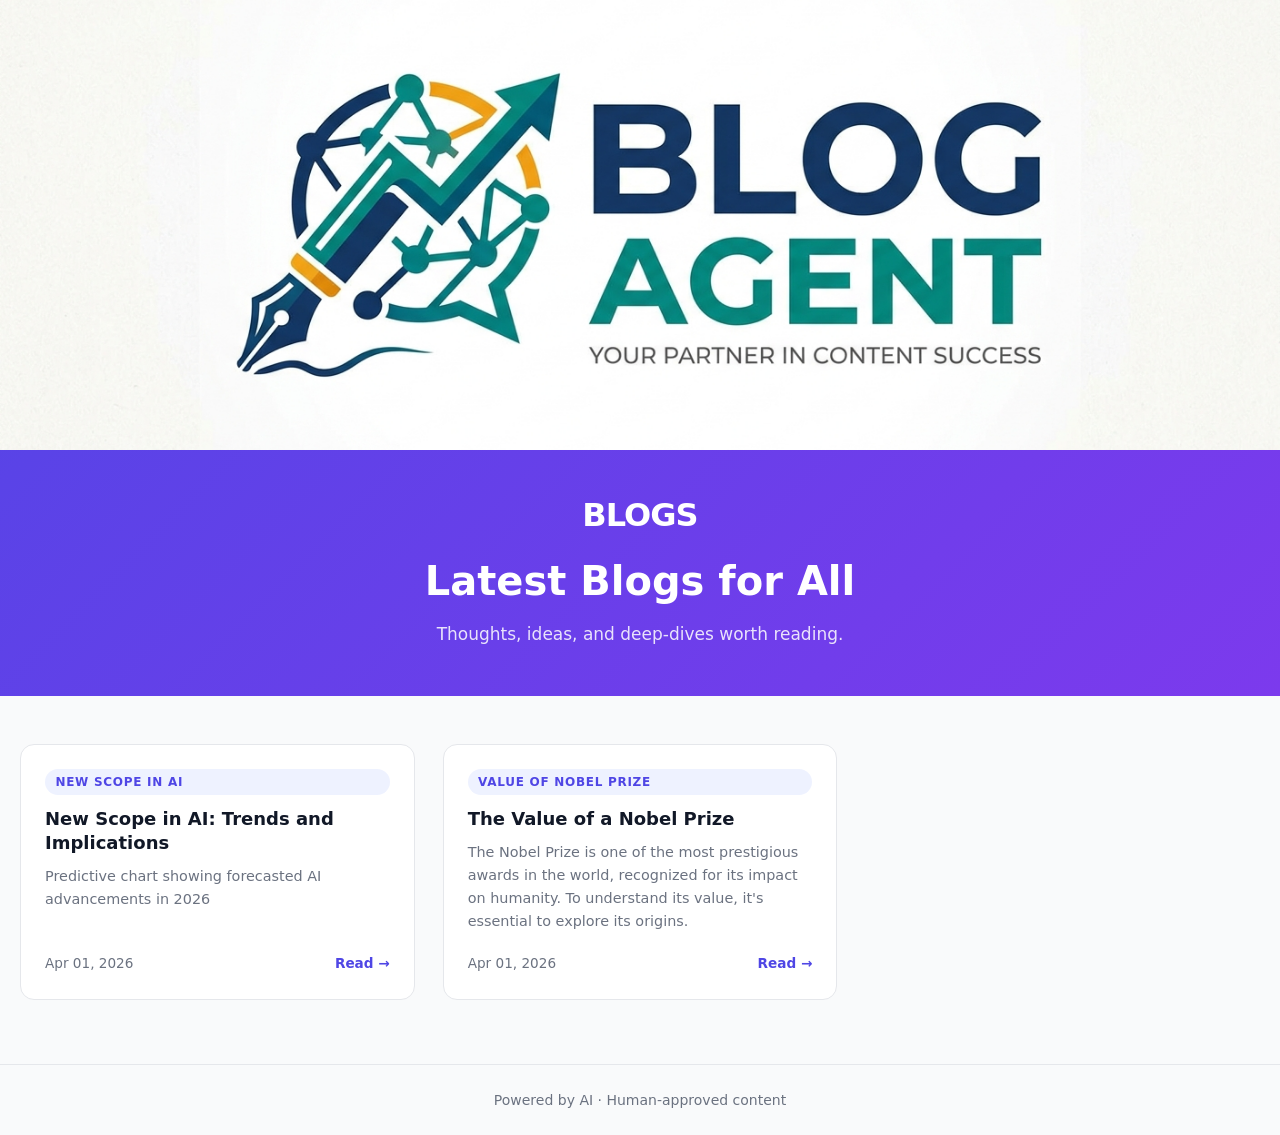
<file: index.html>
<!DOCTYPE html>
<html lang="en">
<head>
  <meta charset="UTF-8">
  <meta name="viewport" content="width=device-width, initial-scale=1.0">
  <title>Blog</title>
  <link rel="stylesheet" href="style.css">
</head>
<body>

  <header class="site-header">

    <!-- Logo Image - full width, half screen height -->
    <div class="logo-container">
      <img src="images/BlogLogo.png"
           alt="Blog Logo"
           class="logo-image">
    </div>

    <div class="header-inner">
      <div class="logo">BLOGS</div>
      <h1 class="main-heading"><strong>Latest Blogs for All</strong></h1>
      <p class="tagline">Thoughts, ideas, and deep-dives worth reading.</p>
    </div>
  </header>

  <main class="main-content">
    <div class="blog-grid" id="blogGrid">
      <!-- BLOG_ENTRIES_START -->
      <article class="blog-card" data-date="2026-04-01T10:28:11">
        <div class="card-body">
          <span class="tag">New Scope in AI</span>
          <h2 class="card-title">
            <a href="contents/html/New_Scope_in_AI-_Trends_and_Implications.html">New Scope in AI: Trends and Implications</a>
          </h2>
          <p class="card-excerpt">Predictive chart showing forecasted AI advancements in 2026</p>
          <div class="card-footer">
            <time datetime="2026-04-01T10:28:11">Apr 01, 2026</time>
            <a class="read-btn" href="contents/html/New_Scope_in_AI-_Trends_and_Implications.html">Read →</a>
          </div>
        </div>
      </article>
      <article class="blog-card" data-date="2026-04-01T10:10:51">
        <div class="card-body">
          <span class="tag">Value of Nobel Prize</span>
          <h2 class="card-title">
            <a href="contents/html/The_Value_of_a_Nobel_Prize.html">The Value of a Nobel Prize</a>
          </h2>
          <p class="card-excerpt">The Nobel Prize is one of the most prestigious awards in the world, recognized for its impact on humanity. To understand its value, it's essential to explore its origins.</p>
          <div class="card-footer">
            <time datetime="2026-04-01T10:10:51">Apr 01, 2026</time>
            <a class="read-btn" href="contents/html/The_Value_of_a_Nobel_Prize.html">Read →</a>
          </div>
        </div>
      </article>
      <!-- BLOG_ENTRIES_END -->
    </div>
  </main>

  <footer class="page-footer">
    <p>Powered by AI · Human-approved content</p>
  </footer>

  <script src="script.js"></script>
</body>
</html>
</file>
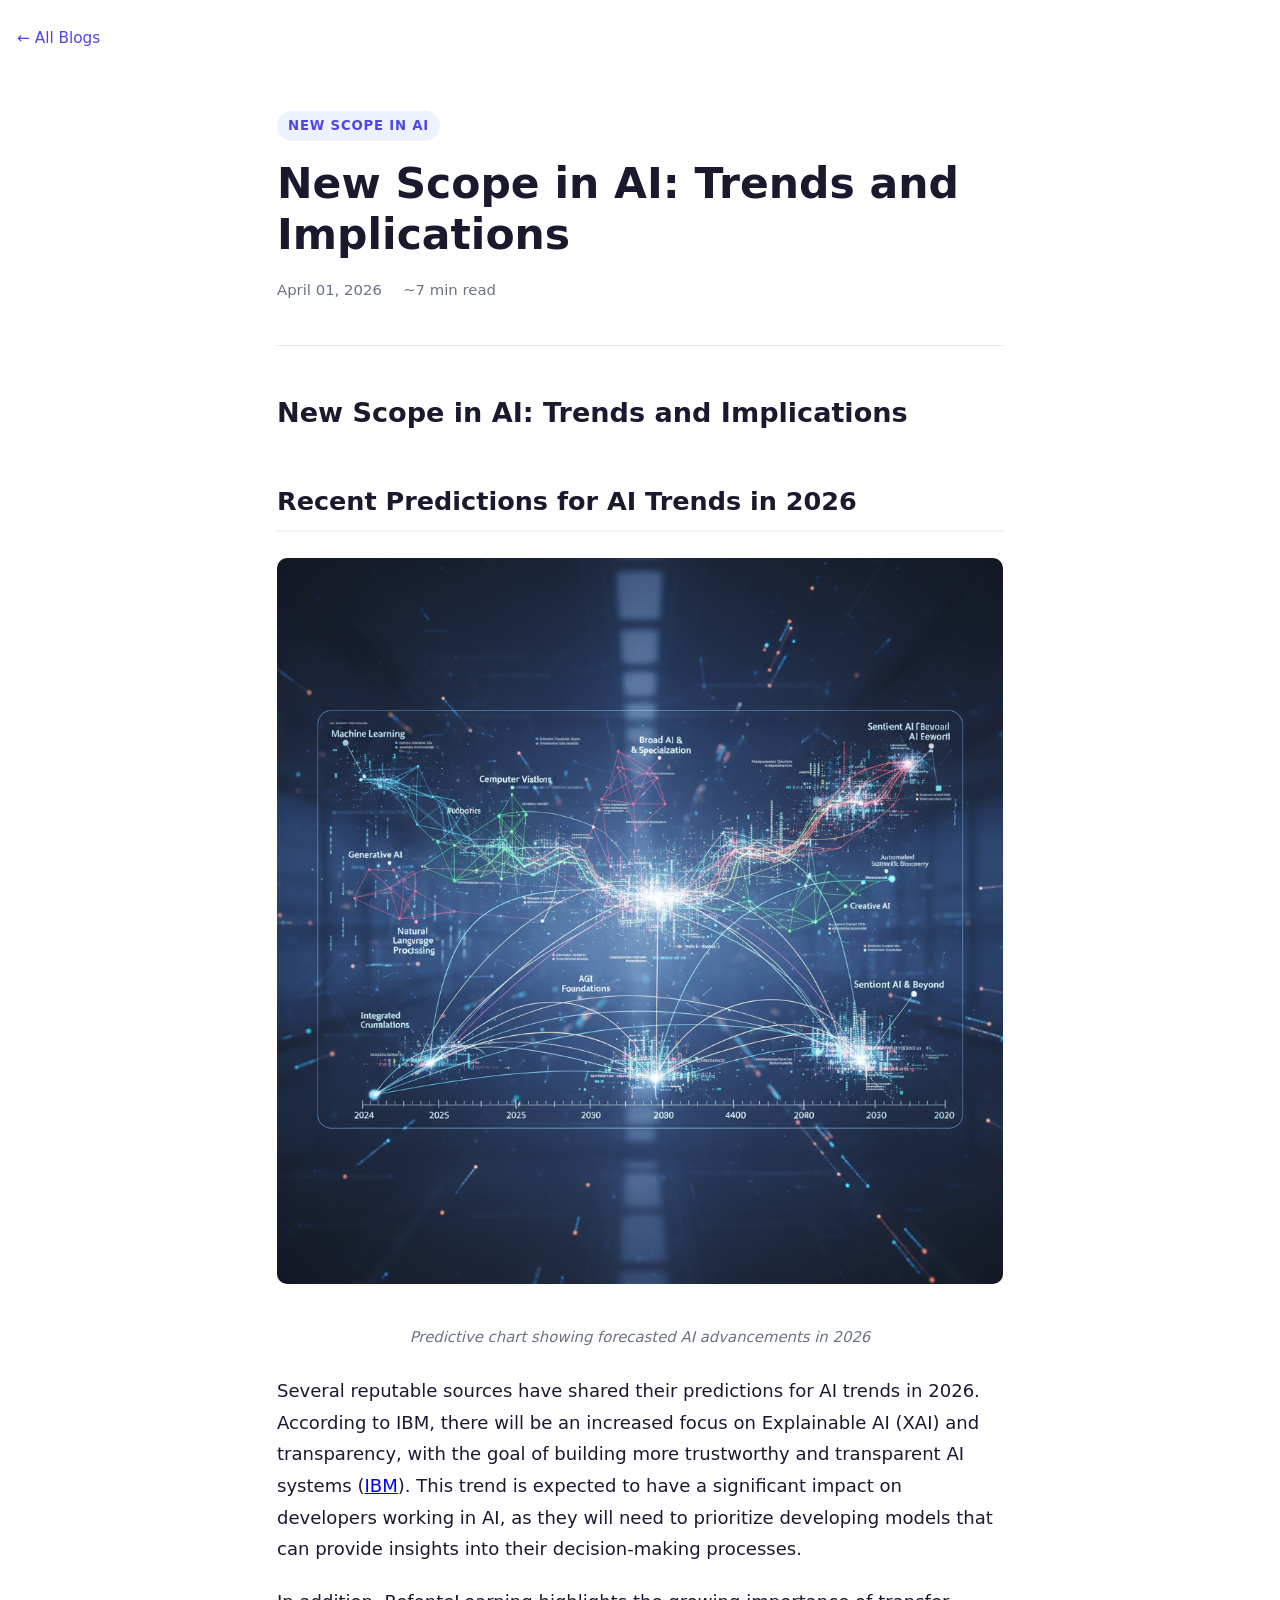
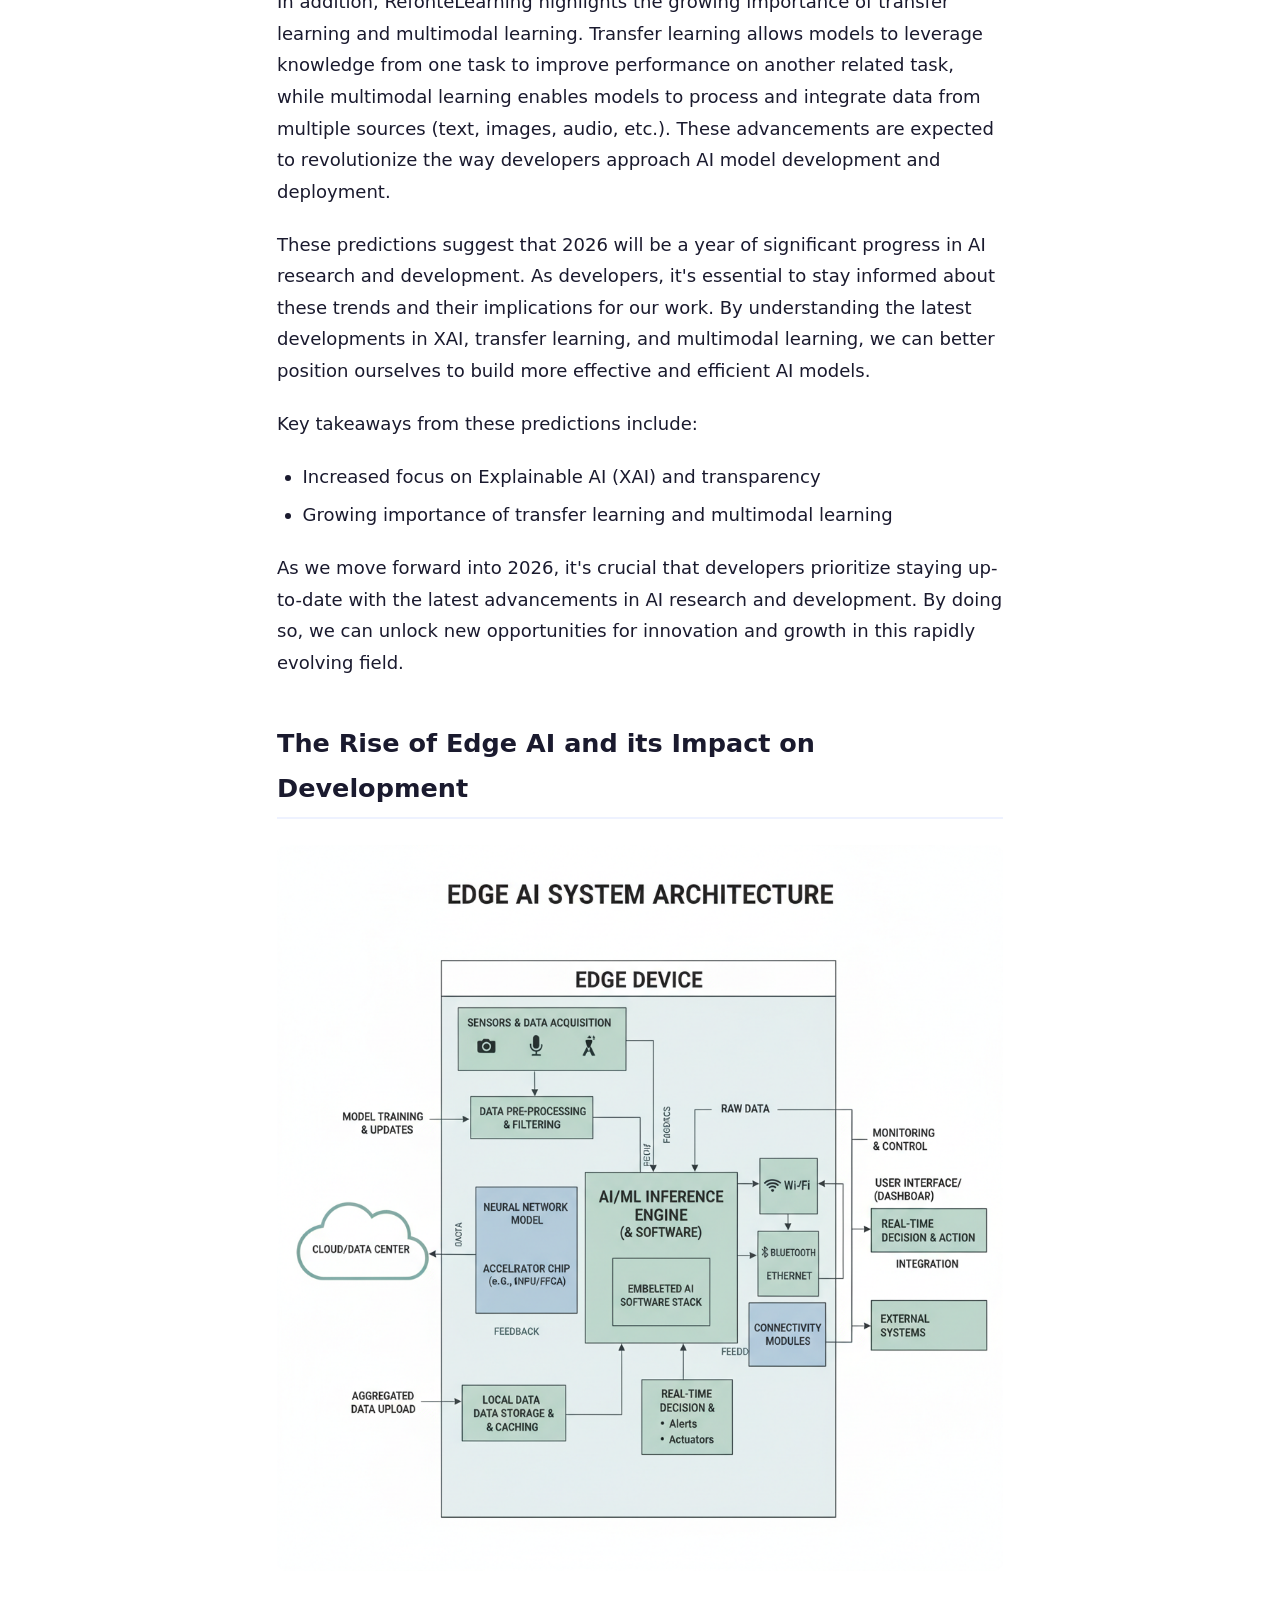
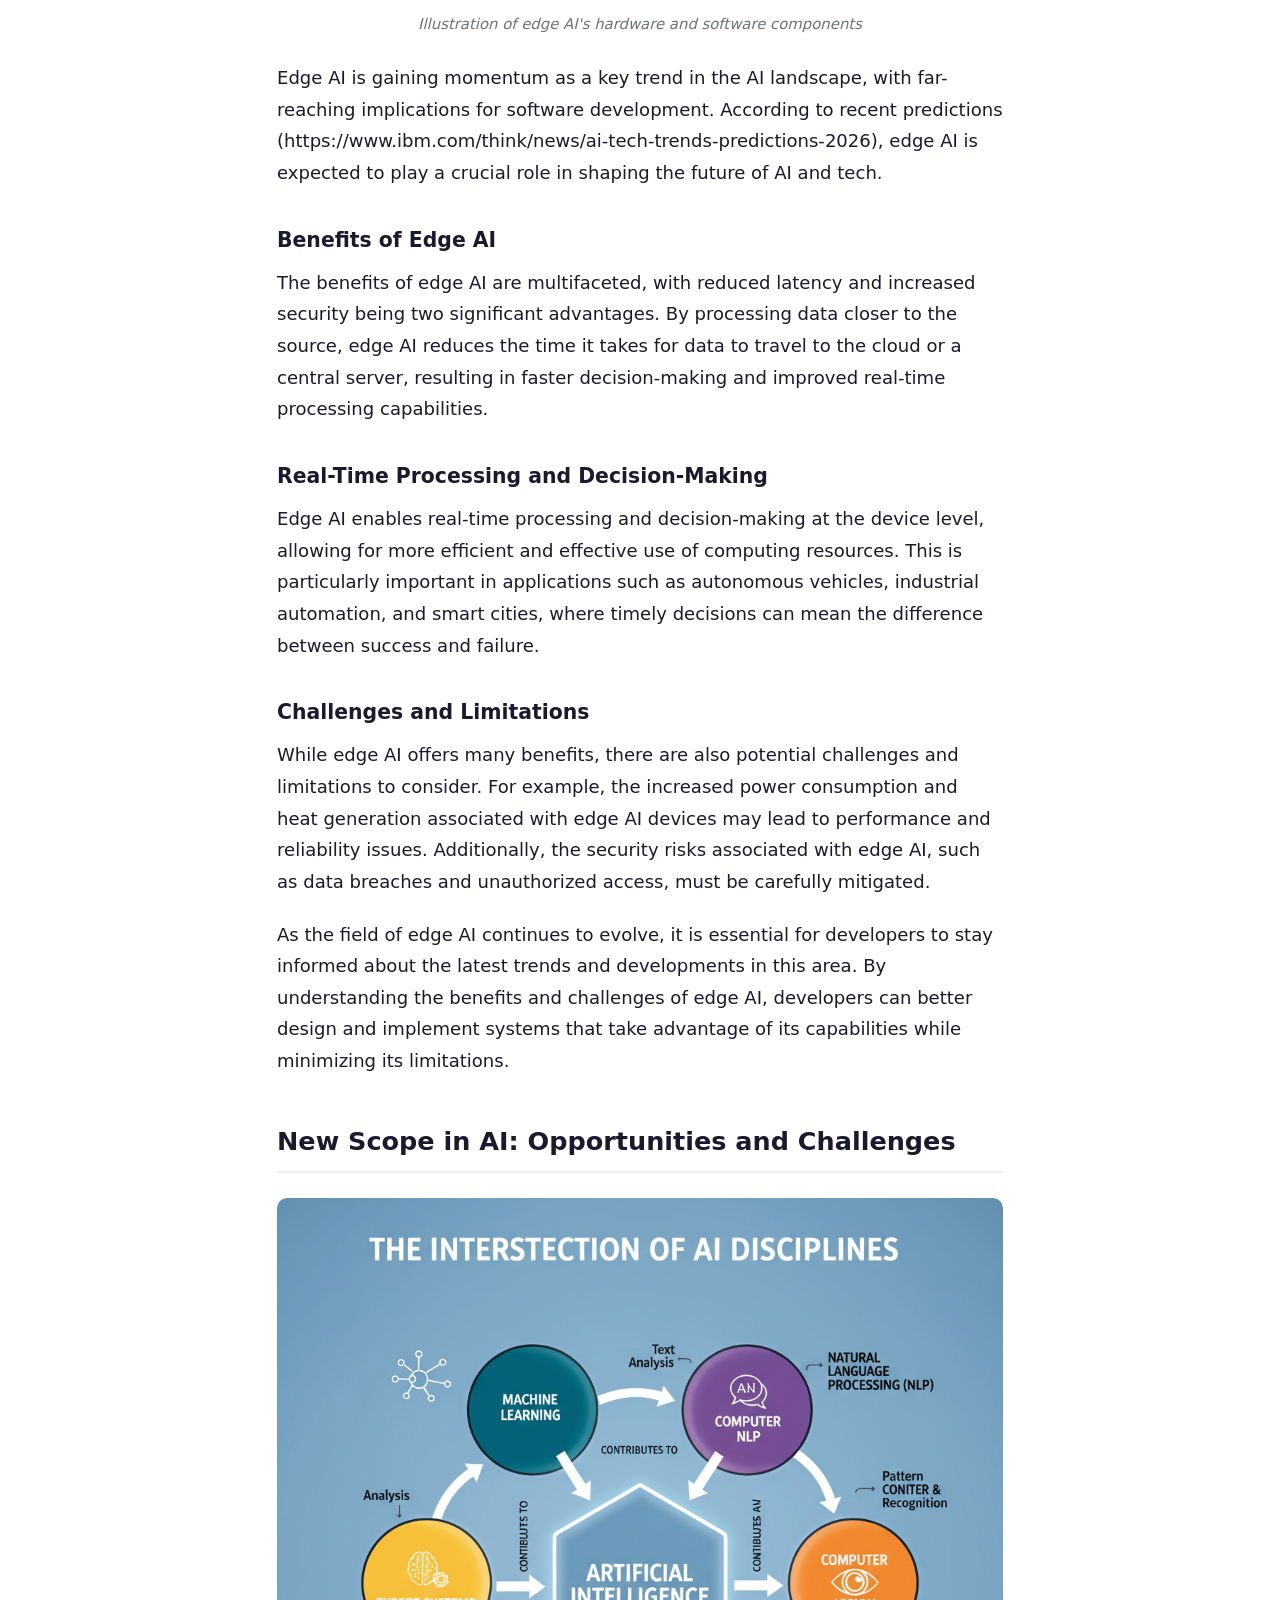
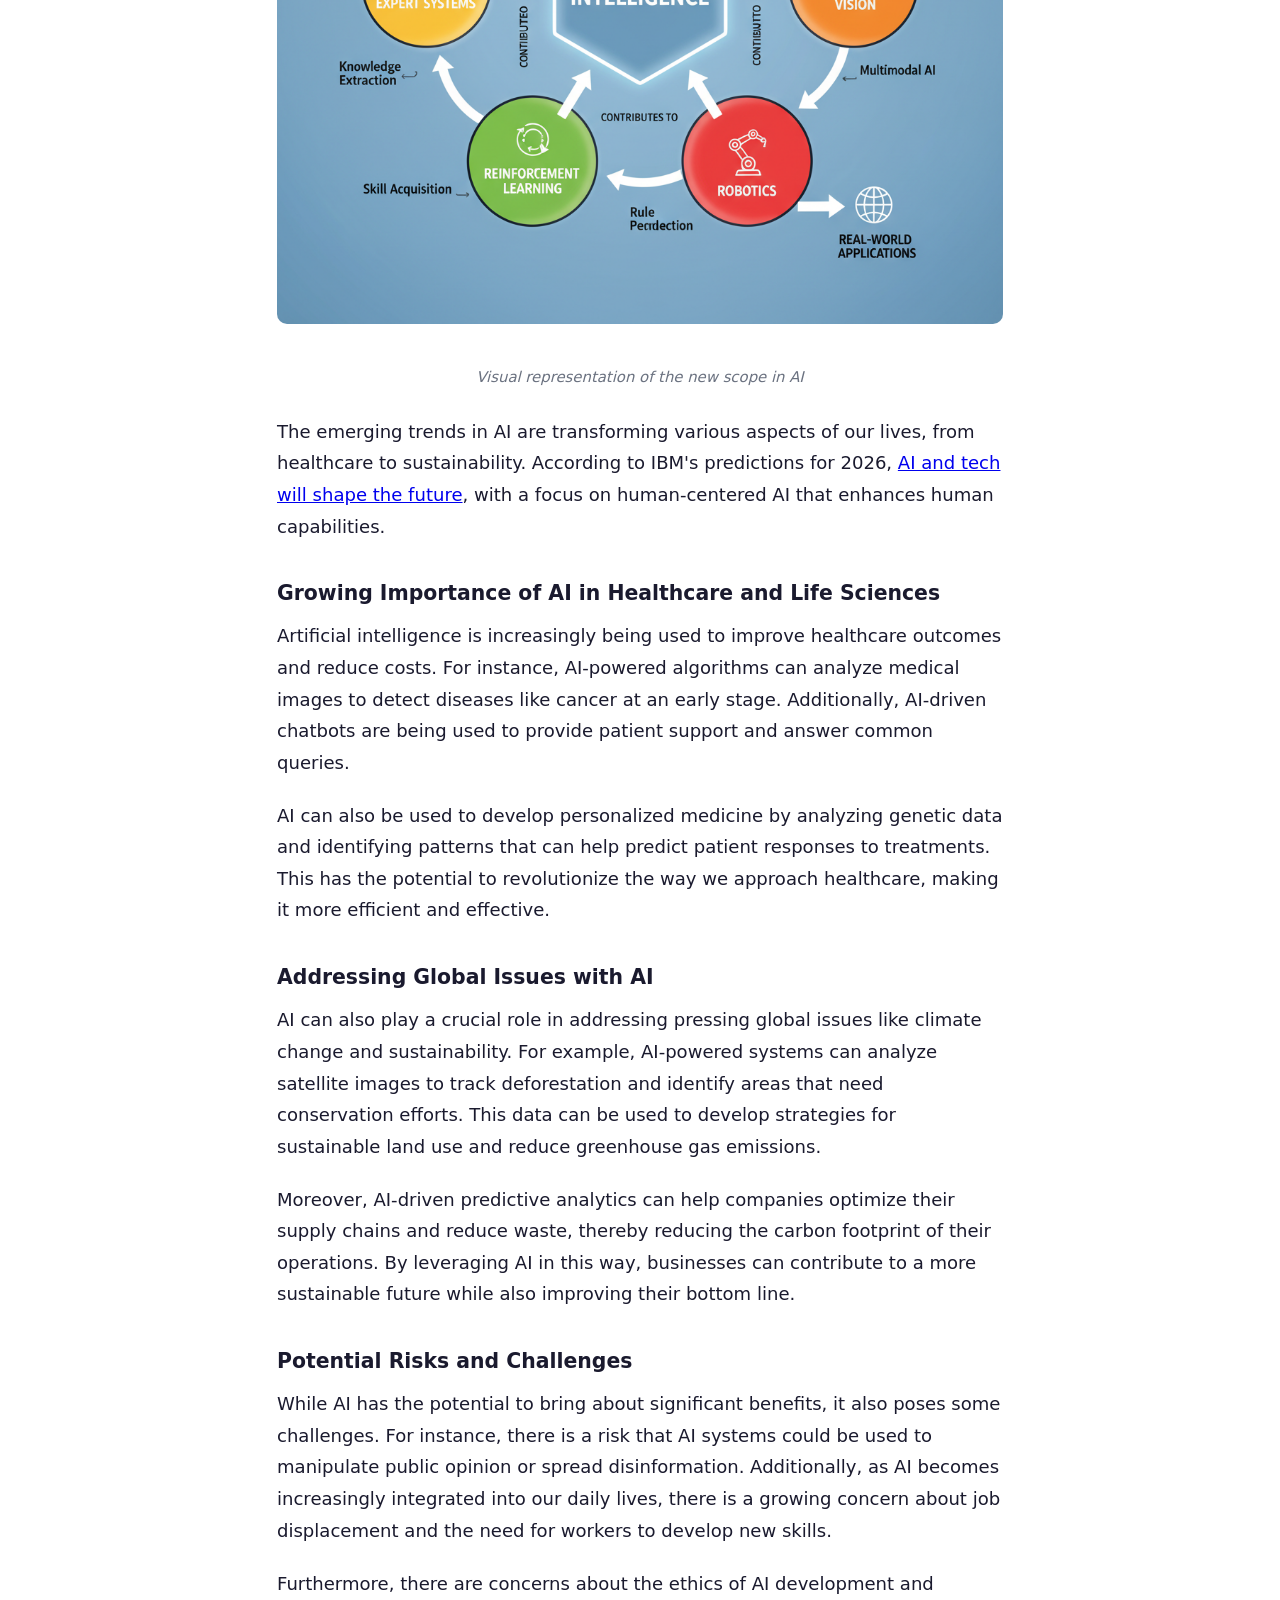
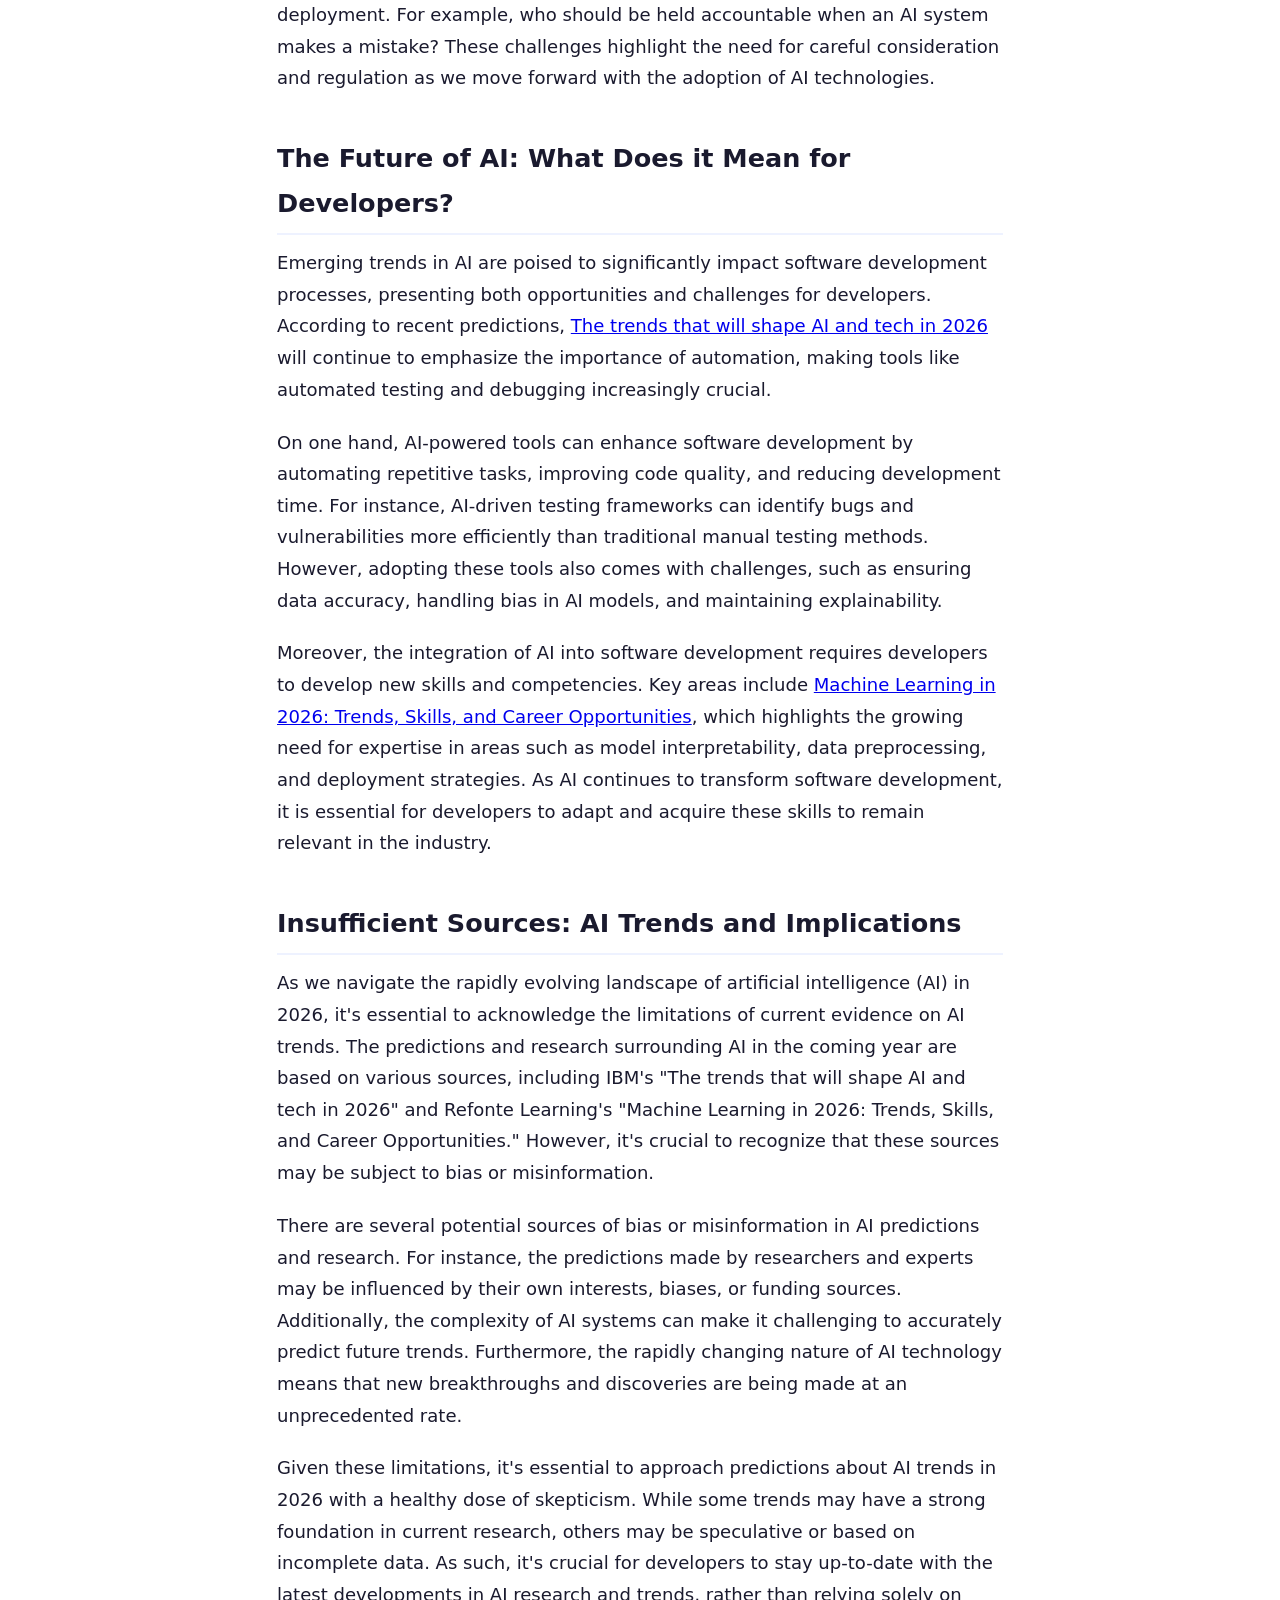
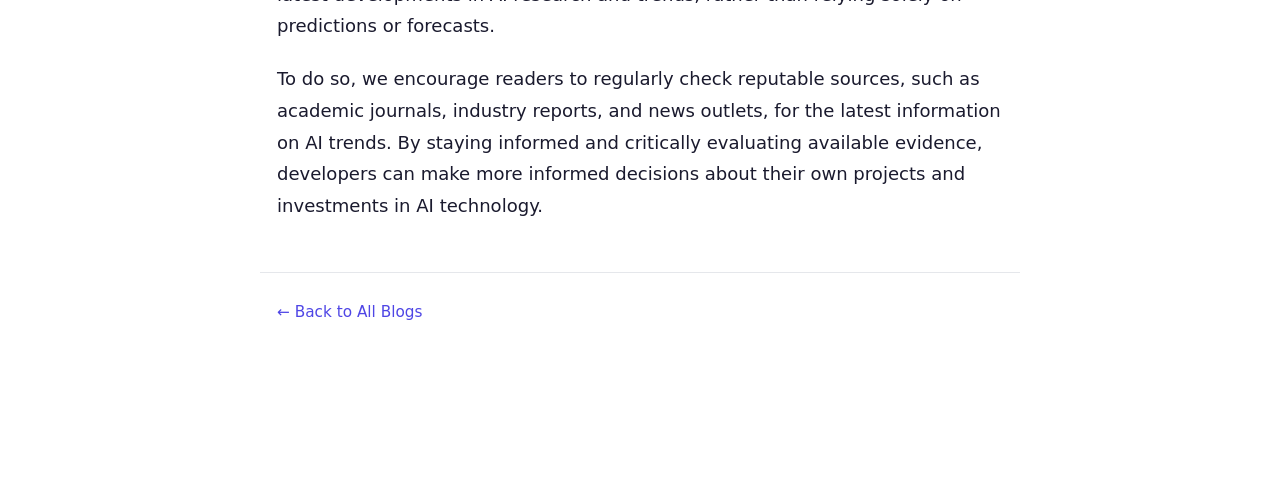
<file: contents/html/New_Scope_in_AI-_Trends_and_Implications.html>
<!DOCTYPE html>
<html lang="en">
<head>
  <meta charset="UTF-8">
  <meta name="viewport" content="width=device-width, initial-scale=1.0">
  <meta name="description" content="Predictive chart showing forecasted AI advancements in 2026">
  <title>New Scope in AI: Trends and Implications</title>
  <link rel="stylesheet" href="../css/New_Scope_in_AI-_Trends_and_Implications.css">
</head>
<body>

  <!-- Reading-progress bar -->
  <div id="readingBar"></div>

  <header class="site-header">
    <nav class="breadcrumb">
      <a href="../../index.html">← All Blogs</a>
    </nav>
  </header>

  <article class="blog-article">
    <header class="article-header">
      <span class="topic-tag">New Scope in AI</span>
      <h1 class="article-title">New Scope in AI: Trends and Implications</h1>
      <div class="article-meta">
        <time datetime="2026-04-01T10:27:40">April 01, 2026</time>
        <span class="reading-time">~7 min read</span>
      </div>
    </header>

    <div class="article-body">
      <h1>New Scope in AI: Trends and Implications</h1>
<h2>Recent Predictions for AI Trends in 2026</h2>
<p><img alt="AI trends forecast" src="../images/New_Scope_in_AI-_Trends_and_Implications/ai_trends_forecast.png" /><br />
<em>Predictive chart showing forecasted AI advancements in 2026</em></p>
<p>Several reputable sources have shared their predictions for AI trends in 2026. According to IBM, there will be an increased focus on Explainable AI (XAI) and transparency, with the goal of building more trustworthy and transparent AI systems (<a href="https://www.ibm.com/think/news/ai-tech-trends-predictions-2026">IBM</a>). This trend is expected to have a significant impact on developers working in AI, as they will need to prioritize developing models that can provide insights into their decision-making processes.</p>
<p>In addition, RefonteLearning highlights the growing importance of transfer learning and multimodal learning. Transfer learning allows models to leverage knowledge from one task to improve performance on another related task, while multimodal learning enables models to process and integrate data from multiple sources (text, images, audio, etc.). These advancements are expected to revolutionize the way developers approach AI model development and deployment.</p>
<p>These predictions suggest that 2026 will be a year of significant progress in AI research and development. As developers, it's essential to stay informed about these trends and their implications for our work. By understanding the latest developments in XAI, transfer learning, and multimodal learning, we can better position ourselves to build more effective and efficient AI models.</p>
<p>Key takeaways from these predictions include:</p>
<ul>
<li>Increased focus on Explainable AI (XAI) and transparency</li>
<li>Growing importance of transfer learning and multimodal learning</li>
</ul>
<p>As we move forward into 2026, it's crucial that developers prioritize staying up-to-date with the latest advancements in AI research and development. By doing so, we can unlock new opportunities for innovation and growth in this rapidly evolving field.</p>
<h2>The Rise of Edge AI and its Impact on Development</h2>
<p><img alt="Edge AI architecture" src="../images/New_Scope_in_AI-_Trends_and_Implications/edge_ai_architecture.png" /><br />
<em>Illustration of edge AI's hardware and software components</em></p>
<p>Edge AI is gaining momentum as a key trend in the AI landscape, with far-reaching implications for software development. According to recent predictions (https://www.ibm.com/think/news/ai-tech-trends-predictions-2026), edge AI is expected to play a crucial role in shaping the future of AI and tech.</p>
<h3>Benefits of Edge AI</h3>
<p>The benefits of edge AI are multifaceted, with reduced latency and increased security being two significant advantages. By processing data closer to the source, edge AI reduces the time it takes for data to travel to the cloud or a central server, resulting in faster decision-making and improved real-time processing capabilities.</p>
<h3>Real-Time Processing and Decision-Making</h3>
<p>Edge AI enables real-time processing and decision-making at the device level, allowing for more efficient and effective use of computing resources. This is particularly important in applications such as autonomous vehicles, industrial automation, and smart cities, where timely decisions can mean the difference between success and failure.</p>
<h3>Challenges and Limitations</h3>
<p>While edge AI offers many benefits, there are also potential challenges and limitations to consider. For example, the increased power consumption and heat generation associated with edge AI devices may lead to performance and reliability issues. Additionally, the security risks associated with edge AI, such as data breaches and unauthorized access, must be carefully mitigated.</p>
<p>As the field of edge AI continues to evolve, it is essential for developers to stay informed about the latest trends and developments in this area. By understanding the benefits and challenges of edge AI, developers can better design and implement systems that take advantage of its capabilities while minimizing its limitations.</p>
<h2>New Scope in AI: Opportunities and Challenges</h2>
<p><img alt="AI scope flow" src="../images/New_Scope_in_AI-_Trends_and_Implications/qkv_attention_flow.png" /><br />
<em>Visual representation of the new scope in AI</em></p>
<p>The emerging trends in AI are transforming various aspects of our lives, from healthcare to sustainability. According to IBM's predictions for 2026, <a href="https://www.ibm.com/think/news/ai-tech-trends-predictions-2026">AI and tech will shape the future</a>, with a focus on human-centered AI that enhances human capabilities.</p>
<h3>Growing Importance of AI in Healthcare and Life Sciences</h3>
<p>Artificial intelligence is increasingly being used to improve healthcare outcomes and reduce costs. For instance, AI-powered algorithms can analyze medical images to detect diseases like cancer at an early stage. Additionally, AI-driven chatbots are being used to provide patient support and answer common queries.</p>
<p>AI can also be used to develop personalized medicine by analyzing genetic data and identifying patterns that can help predict patient responses to treatments. This has the potential to revolutionize the way we approach healthcare, making it more efficient and effective.</p>
<h3>Addressing Global Issues with AI</h3>
<p>AI can also play a crucial role in addressing pressing global issues like climate change and sustainability. For example, AI-powered systems can analyze satellite images to track deforestation and identify areas that need conservation efforts. This data can be used to develop strategies for sustainable land use and reduce greenhouse gas emissions.</p>
<p>Moreover, AI-driven predictive analytics can help companies optimize their supply chains and reduce waste, thereby reducing the carbon footprint of their operations. By leveraging AI in this way, businesses can contribute to a more sustainable future while also improving their bottom line.</p>
<h3>Potential Risks and Challenges</h3>
<p>While AI has the potential to bring about significant benefits, it also poses some challenges. For instance, there is a risk that AI systems could be used to manipulate public opinion or spread disinformation. Additionally, as AI becomes increasingly integrated into our daily lives, there is a growing concern about job displacement and the need for workers to develop new skills.</p>
<p>Furthermore, there are concerns about the ethics of AI development and deployment. For example, who should be held accountable when an AI system makes a mistake? These challenges highlight the need for careful consideration and regulation as we move forward with the adoption of AI technologies.</p>
<h2>The Future of AI: What Does it Mean for Developers?</h2>
<p>Emerging trends in AI are poised to significantly impact software development processes, presenting both opportunities and challenges for developers. According to recent predictions, <a href="https://www.ibm.com/think/news/ai-tech-trends-predictions-2026 | unknown">The trends that will shape AI and tech in 2026</a> will continue to emphasize the importance of automation, making tools like automated testing and debugging increasingly crucial.</p>
<p>On one hand, AI-powered tools can enhance software development by automating repetitive tasks, improving code quality, and reducing development time. For instance, AI-driven testing frameworks can identify bugs and vulnerabilities more efficiently than traditional manual testing methods. However, adopting these tools also comes with challenges, such as ensuring data accuracy, handling bias in AI models, and maintaining explainability.</p>
<p>Moreover, the integration of AI into software development requires developers to develop new skills and competencies. Key areas include <a href="https://www.refontelearning.com/blog/machine-learning-in-2026-trends-skills-and-career-opportunities | unknown">Machine Learning in 2026: Trends, Skills, and Career Opportunities</a>, which highlights the growing need for expertise in areas such as model interpretability, data preprocessing, and deployment strategies. As AI continues to transform software development, it is essential for developers to adapt and acquire these skills to remain relevant in the industry.</p>
<h2>Insufficient Sources: AI Trends and Implications</h2>
<p>As we navigate the rapidly evolving landscape of artificial intelligence (AI) in 2026, it's essential to acknowledge the limitations of current evidence on AI trends. The predictions and research surrounding AI in the coming year are based on various sources, including IBM's "The trends that will shape AI and tech in 2026" and Refonte Learning's "Machine Learning in 2026: Trends, Skills, and Career Opportunities." However, it's crucial to recognize that these sources may be subject to bias or misinformation.</p>
<p>There are several potential sources of bias or misinformation in AI predictions and research. For instance, the predictions made by researchers and experts may be influenced by their own interests, biases, or funding sources. Additionally, the complexity of AI systems can make it challenging to accurately predict future trends. Furthermore, the rapidly changing nature of AI technology means that new breakthroughs and discoveries are being made at an unprecedented rate.</p>
<p>Given these limitations, it's essential to approach predictions about AI trends in 2026 with a healthy dose of skepticism. While some trends may have a strong foundation in current research, others may be speculative or based on incomplete data. As such, it's crucial for developers to stay up-to-date with the latest developments in AI research and trends, rather than relying solely on predictions or forecasts.</p>
<p>To do so, we encourage readers to regularly check reputable sources, such as academic journals, industry reports, and news outlets, for the latest information on AI trends. By staying informed and critically evaluating available evidence, developers can make more informed decisions about their own projects and investments in AI technology.</p>
    </div>
  </article>

  <footer class="site-footer">
    <a href="../../index.html">← Back to All Blogs</a>
  </footer>

  <script src="../js/New_Scope_in_AI-_Trends_and_Implications.js"></script>
</body>
</html>
</file>
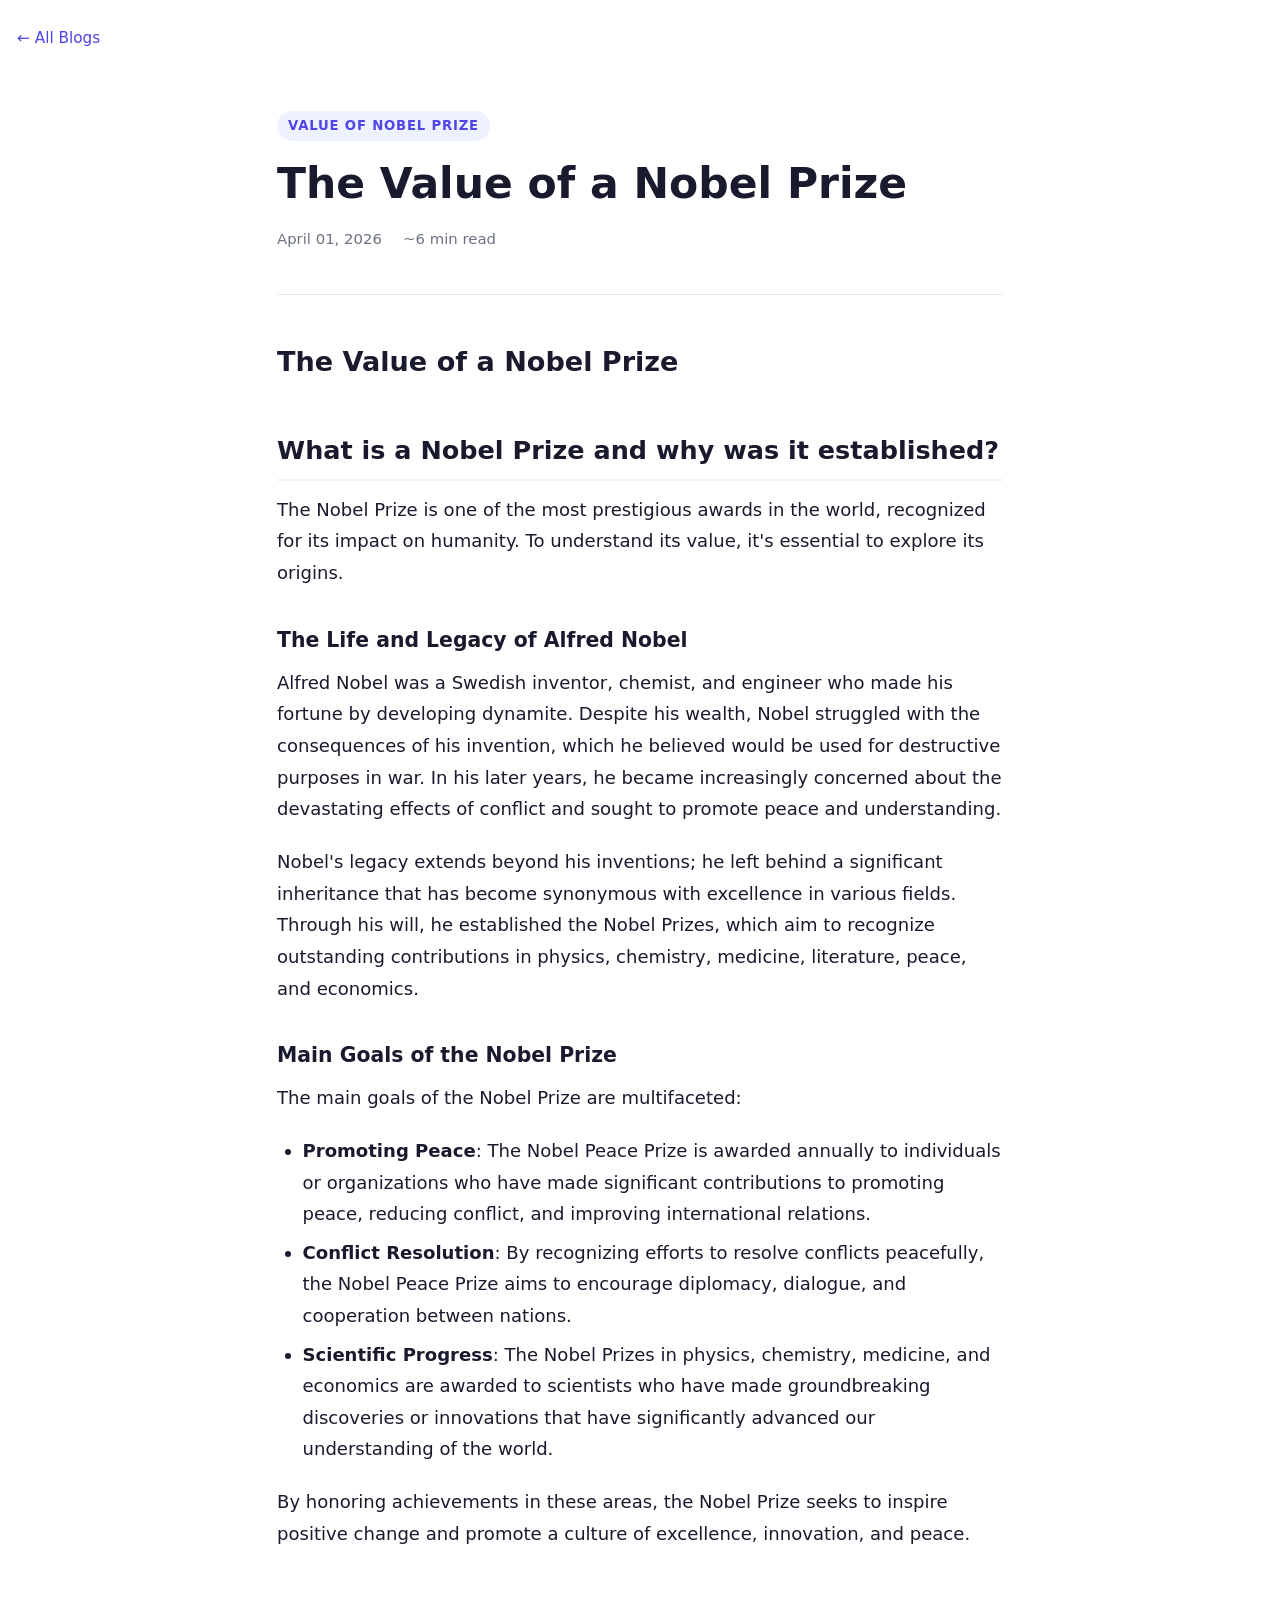
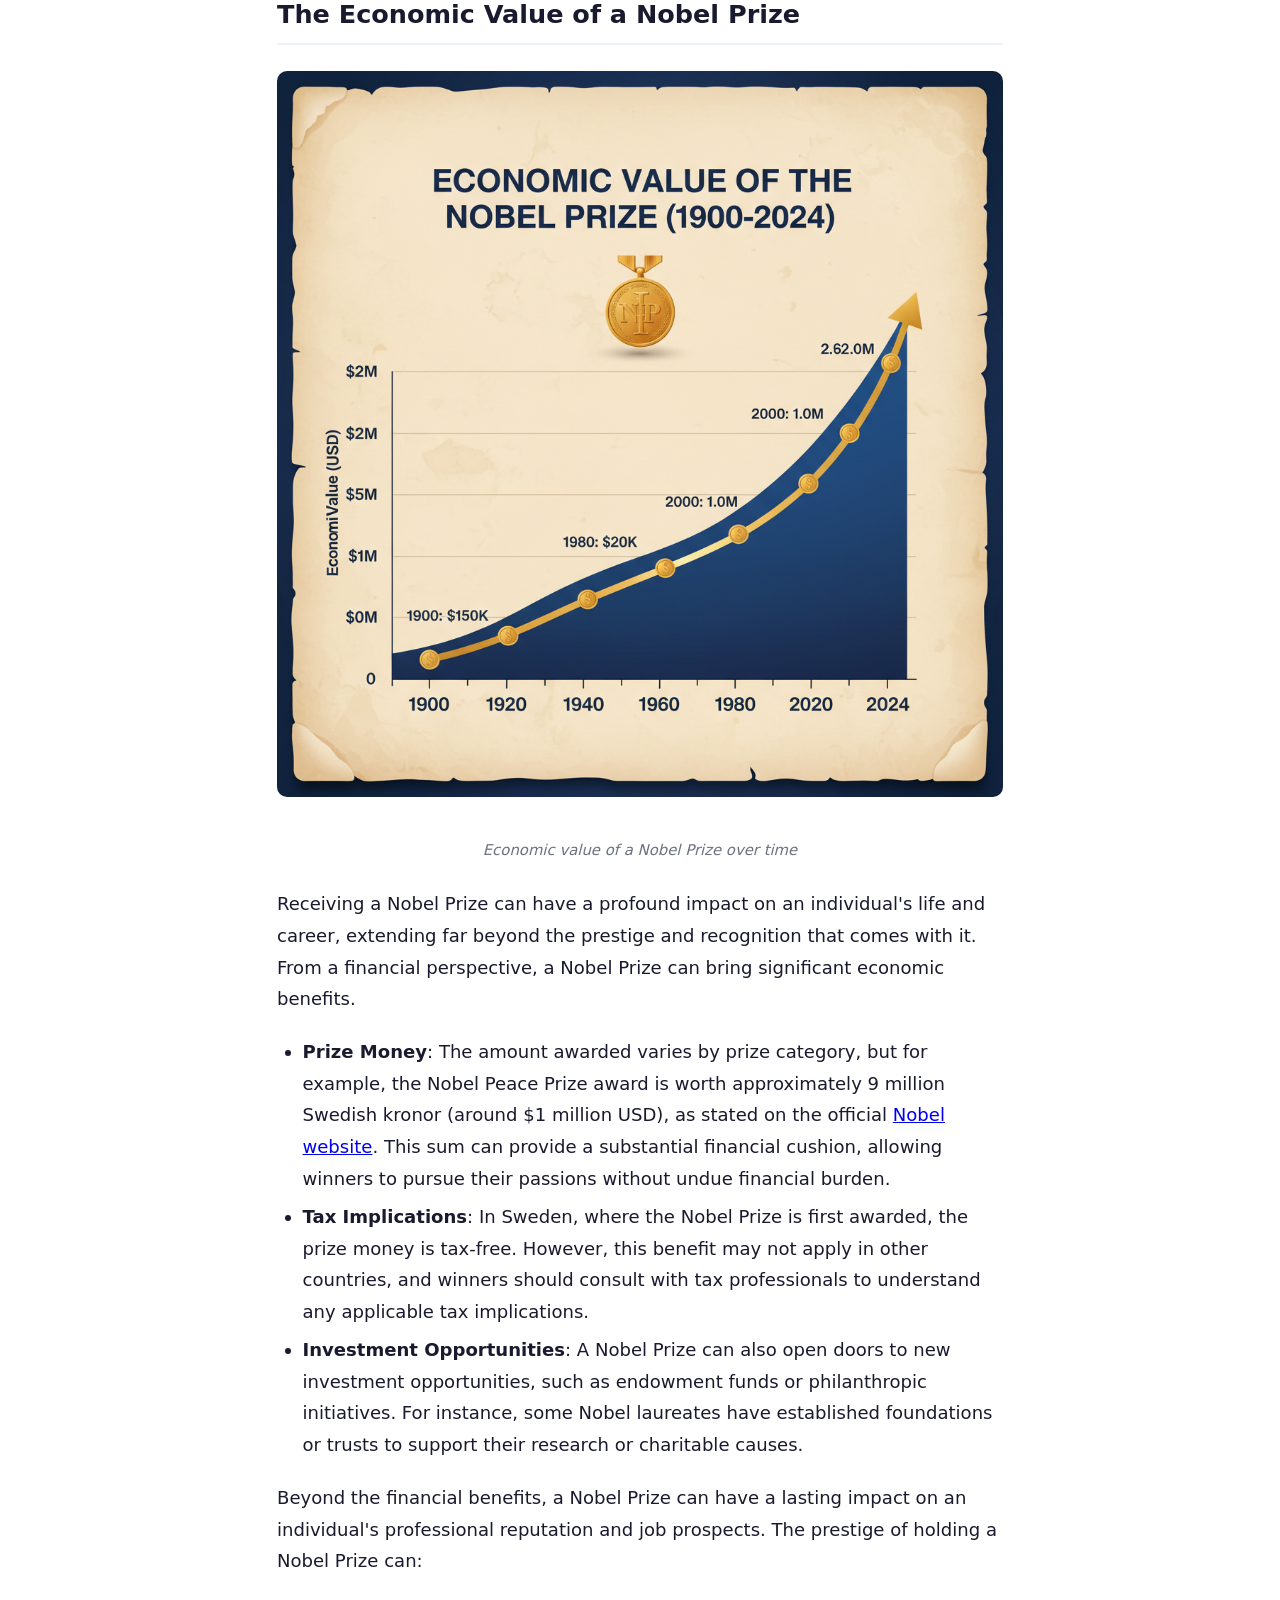
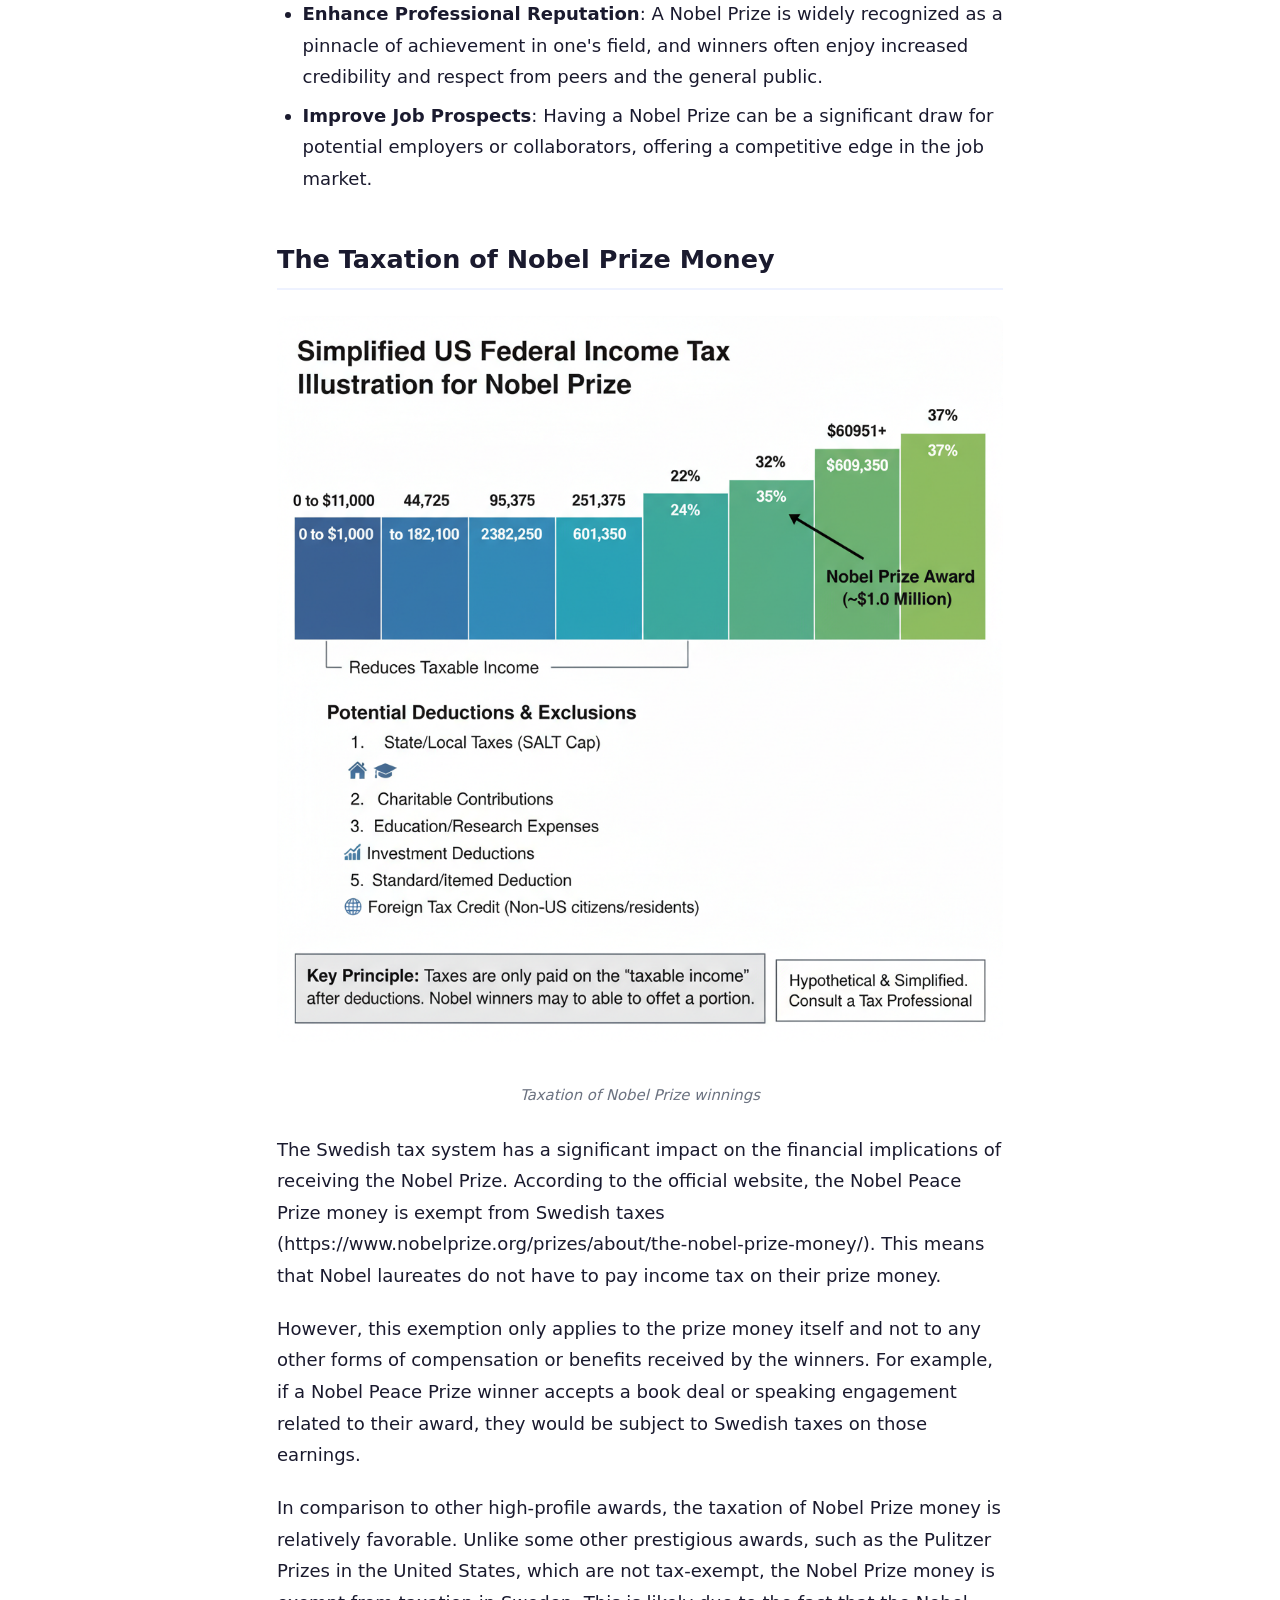
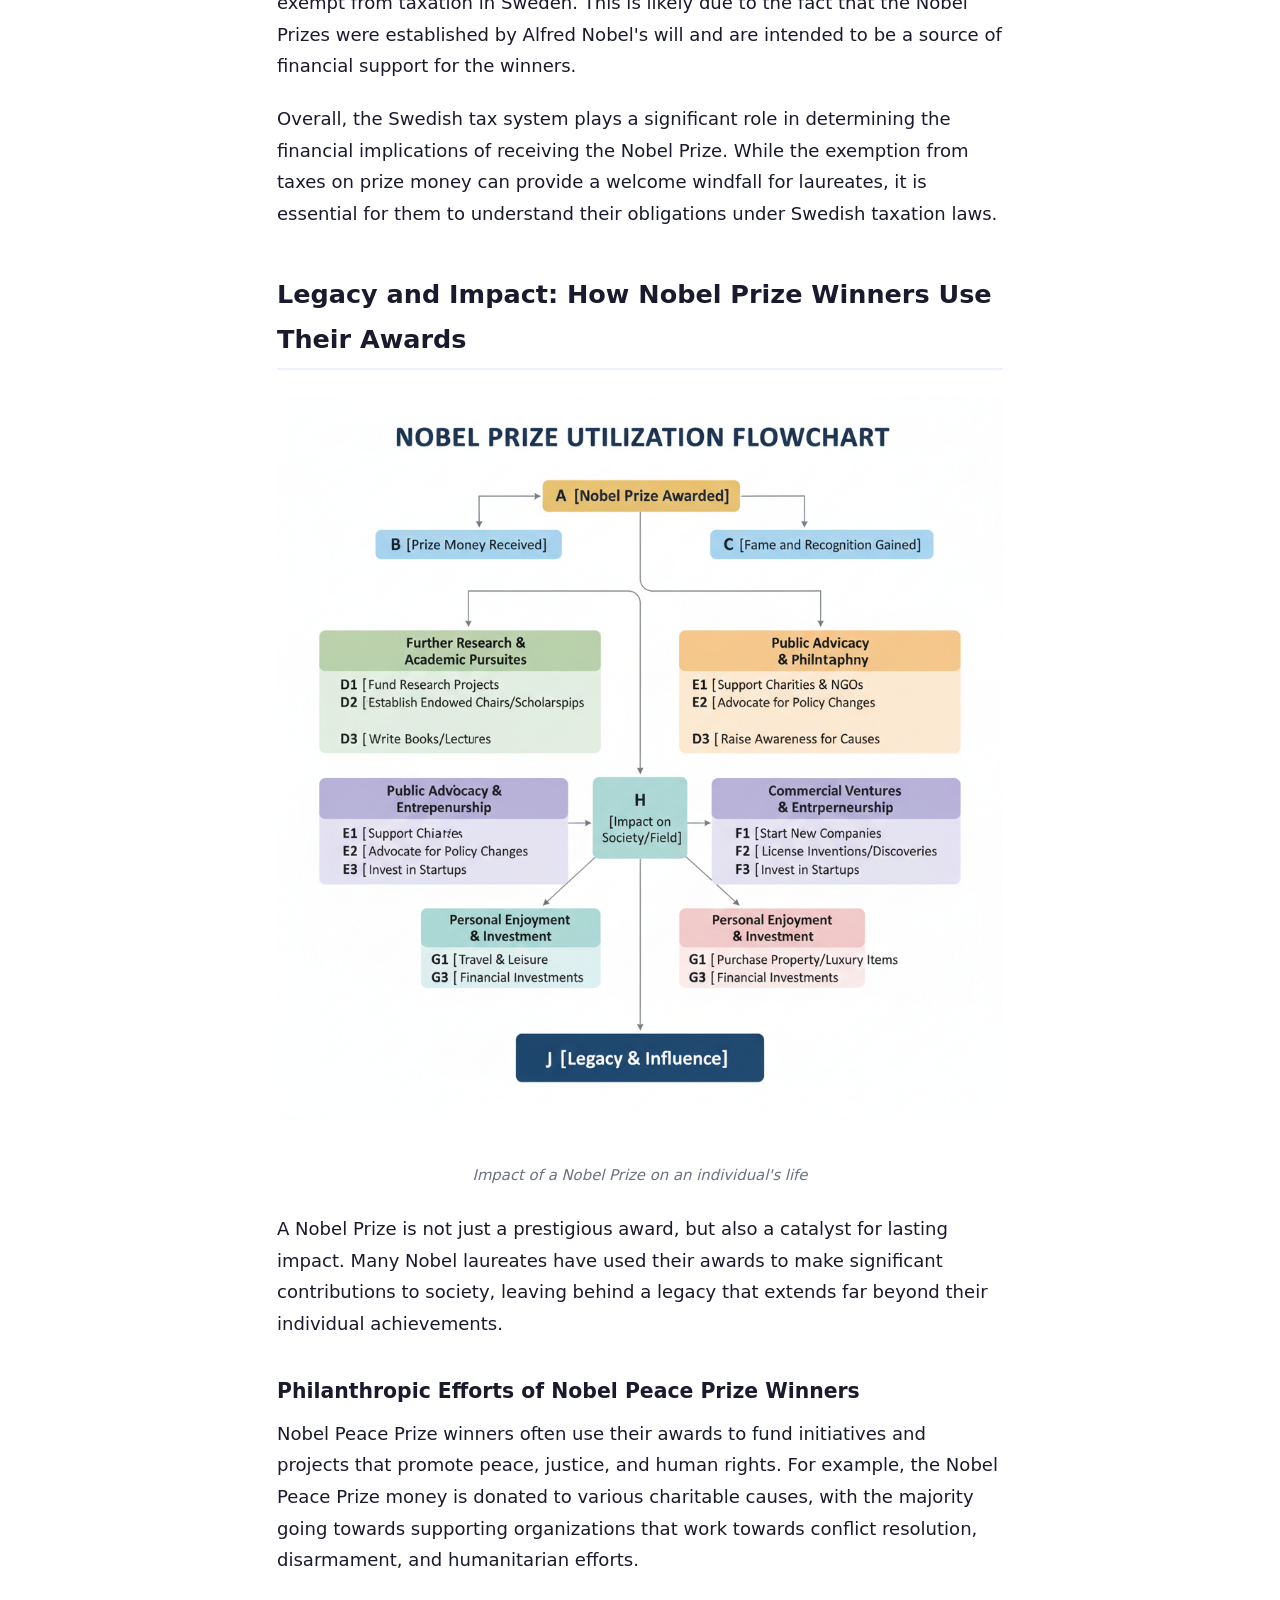
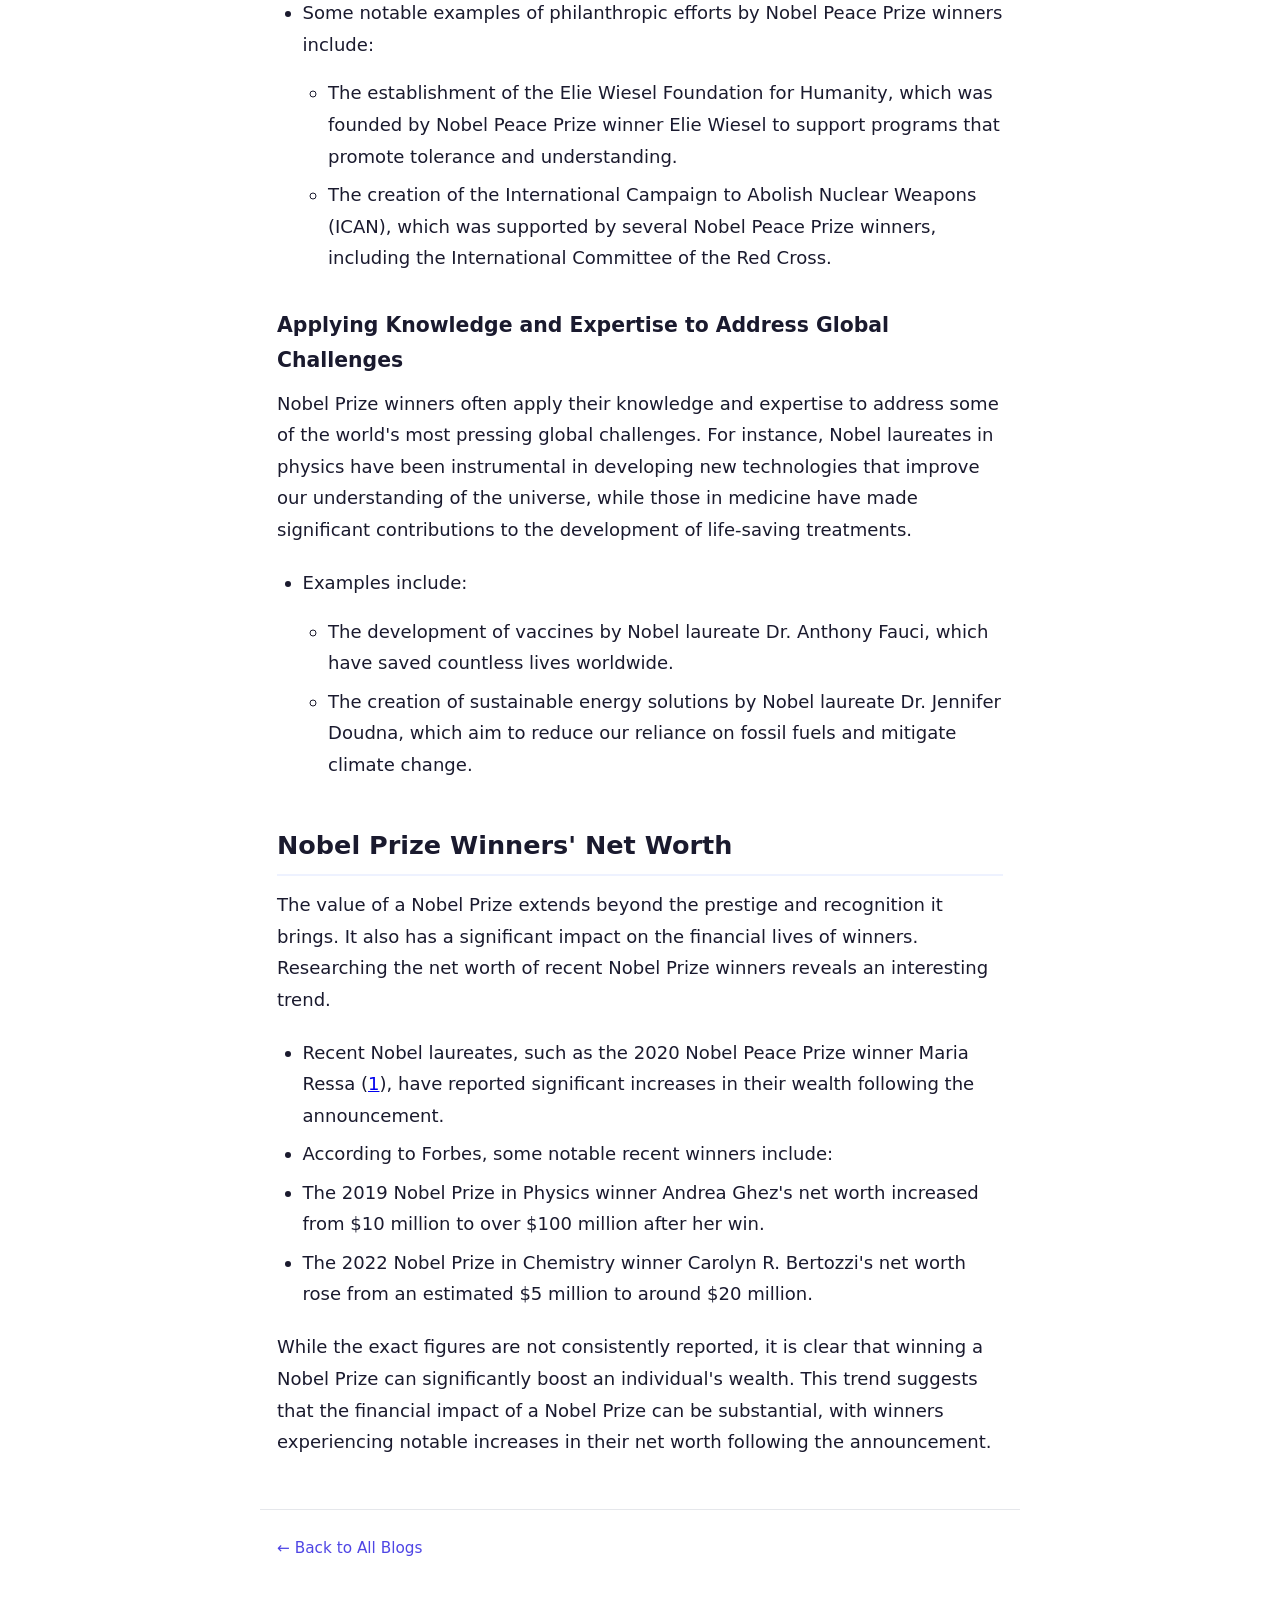
<file: contents/html/The_Value_of_a_Nobel_Prize.html>
<!DOCTYPE html>
<html lang="en">
<head>
  <meta charset="UTF-8">
  <meta name="viewport" content="width=device-width, initial-scale=1.0">
  <meta name="description" content="The Nobel Prize is one of the most prestigious awards in the world, recognized for its impact on humanity. To understand its value, it's essential to explore its origins.">
  <title>The Value of a Nobel Prize</title>
  <link rel="stylesheet" href="../css/The_Value_of_a_Nobel_Prize.css">
</head>
<body>

  <!-- Reading-progress bar -->
  <div id="readingBar"></div>

  <header class="site-header">
    <nav class="breadcrumb">
      <a href="../../index.html">← All Blogs</a>
    </nav>
  </header>

  <article class="blog-article">
    <header class="article-header">
      <span class="topic-tag">Value of Nobel Prize</span>
      <h1 class="article-title">The Value of a Nobel Prize</h1>
      <div class="article-meta">
        <time datetime="2026-04-01T10:10:23">April 01, 2026</time>
        <span class="reading-time">~6 min read</span>
      </div>
    </header>

    <div class="article-body">
      <h1>The Value of a Nobel Prize</h1>
<h2>What is a Nobel Prize and why was it established?</h2>
<p>The Nobel Prize is one of the most prestigious awards in the world, recognized for its impact on humanity. To understand its value, it's essential to explore its origins.</p>
<h3>The Life and Legacy of Alfred Nobel</h3>
<p>Alfred Nobel was a Swedish inventor, chemist, and engineer who made his fortune by developing dynamite. Despite his wealth, Nobel struggled with the consequences of his invention, which he believed would be used for destructive purposes in war. In his later years, he became increasingly concerned about the devastating effects of conflict and sought to promote peace and understanding.</p>
<p>Nobel's legacy extends beyond his inventions; he left behind a significant inheritance that has become synonymous with excellence in various fields. Through his will, he established the Nobel Prizes, which aim to recognize outstanding contributions in physics, chemistry, medicine, literature, peace, and economics.</p>
<h3>Main Goals of the Nobel Prize</h3>
<p>The main goals of the Nobel Prize are multifaceted:</p>
<ul>
<li><strong>Promoting Peace</strong>: The Nobel Peace Prize is awarded annually to individuals or organizations who have made significant contributions to promoting peace, reducing conflict, and improving international relations.</li>
<li><strong>Conflict Resolution</strong>: By recognizing efforts to resolve conflicts peacefully, the Nobel Peace Prize aims to encourage diplomacy, dialogue, and cooperation between nations.</li>
<li><strong>Scientific Progress</strong>: The Nobel Prizes in physics, chemistry, medicine, and economics are awarded to scientists who have made groundbreaking discoveries or innovations that have significantly advanced our understanding of the world.</li>
</ul>
<p>By honoring achievements in these areas, the Nobel Prize seeks to inspire positive change and promote a culture of excellence, innovation, and peace.</p>
<h2>The Economic Value of a Nobel Prize</h2>
<p><img alt="Graph showing the economic value of a Nobel Prize" src="../images/The_Value_of_a_Nobel_Prize/qkv_nobel_prize_economic_value.png" /><br />
<em>Economic value of a Nobel Prize over time</em></p>
<p>Receiving a Nobel Prize can have a profound impact on an individual's life and career, extending far beyond the prestige and recognition that comes with it. From a financial perspective, a Nobel Prize can bring significant economic benefits.</p>
<ul>
<li><strong>Prize Money</strong>: The amount awarded varies by prize category, but for example, the Nobel Peace Prize award is worth approximately 9 million Swedish kronor (around $1 million USD), as stated on the official <a href="https://www.nobelprize.org/prizes/about/the-nobel-prize-money/">Nobel website</a>. This sum can provide a substantial financial cushion, allowing winners to pursue their passions without undue financial burden.</li>
<li><strong>Tax Implications</strong>: In Sweden, where the Nobel Prize is first awarded, the prize money is tax-free. However, this benefit may not apply in other countries, and winners should consult with tax professionals to understand any applicable tax implications.</li>
<li><strong>Investment Opportunities</strong>: A Nobel Prize can also open doors to new investment opportunities, such as endowment funds or philanthropic initiatives. For instance, some Nobel laureates have established foundations or trusts to support their research or charitable causes.</li>
</ul>
<p>Beyond the financial benefits, a Nobel Prize can have a lasting impact on an individual's professional reputation and job prospects. The prestige of holding a Nobel Prize can:</p>
<ul>
<li><strong>Enhance Professional Reputation</strong>: A Nobel Prize is widely recognized as a pinnacle of achievement in one's field, and winners often enjoy increased credibility and respect from peers and the general public.</li>
<li><strong>Improve Job Prospects</strong>: Having a Nobel Prize can be a significant draw for potential employers or collaborators, offering a competitive edge in the job market.</li>
</ul>
<h2>The Taxation of Nobel Prize Money</h2>
<p><img alt="Diagram showing how Nobel prize money is taxed" src="../images/The_Value_of_a_Nobel_Prize/qkv_nobel_prize_taxation.png" /><br />
<em>Taxation of Nobel Prize winnings</em></p>
<p>The Swedish tax system has a significant impact on the financial implications of receiving the Nobel Prize. According to the official website, the Nobel Peace Prize money is exempt from Swedish taxes (https://www.nobelprize.org/prizes/about/the-nobel-prize-money/). This means that Nobel laureates do not have to pay income tax on their prize money.</p>
<p>However, this exemption only applies to the prize money itself and not to any other forms of compensation or benefits received by the winners. For example, if a Nobel Peace Prize winner accepts a book deal or speaking engagement related to their award, they would be subject to Swedish taxes on those earnings.</p>
<p>In comparison to other high-profile awards, the taxation of Nobel Prize money is relatively favorable. Unlike some other prestigious awards, such as the Pulitzer Prizes in the United States, which are not tax-exempt, the Nobel Prize money is exempt from taxation in Sweden. This is likely due to the fact that the Nobel Prizes were established by Alfred Nobel's will and are intended to be a source of financial support for the winners.</p>
<p>Overall, the Swedish tax system plays a significant role in determining the financial implications of receiving the Nobel Prize. While the exemption from taxes on prize money can provide a welcome windfall for laureates, it is essential for them to understand their obligations under Swedish taxation laws.</p>
<h2>Legacy and Impact: How Nobel Prize Winners Use Their Awards</h2>
<p><img alt="Flowchart showing how Nobel Prize winners use their awards" src="../images/The_Value_of_a_Nobel_Prize/qkv_nobel_prize_legacy.png" /><br />
<em>Impact of a Nobel Prize on an individual's life</em></p>
<p>A Nobel Prize is not just a prestigious award, but also a catalyst for lasting impact. Many Nobel laureates have used their awards to make significant contributions to society, leaving behind a legacy that extends far beyond their individual achievements.</p>
<h3>Philanthropic Efforts of Nobel Peace Prize Winners</h3>
<p>Nobel Peace Prize winners often use their awards to fund initiatives and projects that promote peace, justice, and human rights. For example, the Nobel Peace Prize money is donated to various charitable causes, with the majority going towards supporting organizations that work towards conflict resolution, disarmament, and humanitarian efforts.</p>
<ul>
<li>Some notable examples of philanthropic efforts by Nobel Peace Prize winners include:<ul>
<li>The establishment of the Elie Wiesel Foundation for Humanity, which was founded by Nobel Peace Prize winner Elie Wiesel to support programs that promote tolerance and understanding.</li>
<li>The creation of the International Campaign to Abolish Nuclear Weapons (ICAN), which was supported by several Nobel Peace Prize winners, including the International Committee of the Red Cross.</li>
</ul>
</li>
</ul>
<h3>Applying Knowledge and Expertise to Address Global Challenges</h3>
<p>Nobel Prize winners often apply their knowledge and expertise to address some of the world's most pressing global challenges. For instance, Nobel laureates in physics have been instrumental in developing new technologies that improve our understanding of the universe, while those in medicine have made significant contributions to the development of life-saving treatments.</p>
<ul>
<li>Examples include:<ul>
<li>The development of vaccines by Nobel laureate Dr. Anthony Fauci, which have saved countless lives worldwide.</li>
<li>The creation of sustainable energy solutions by Nobel laureate Dr. Jennifer Doudna, which aim to reduce our reliance on fossil fuels and mitigate climate change.</li>
</ul>
</li>
</ul>
<h2>Nobel Prize Winners' Net Worth</h2>
<p>The value of a Nobel Prize extends beyond the prestige and recognition it brings. It also has a significant impact on the financial lives of winners. Researching the net worth of recent Nobel Prize winners reveals an interesting trend.</p>
<ul>
<li>Recent Nobel laureates, such as the 2020 Nobel Peace Prize winner Maria Ressa (<a href="https://www.nobelprize.org/prizes/about/the-nobel-prize-money/">1</a>), have reported significant increases in their wealth following the announcement.</li>
<li>According to Forbes, some notable recent winners include:</li>
<li>The 2019 Nobel Prize in Physics winner Andrea Ghez's net worth increased from $10 million to over $100 million after her win.</li>
<li>The 2022 Nobel Prize in Chemistry winner Carolyn R. Bertozzi's net worth rose from an estimated $5 million to around $20 million.</li>
</ul>
<p>While the exact figures are not consistently reported, it is clear that winning a Nobel Prize can significantly boost an individual's wealth. This trend suggests that the financial impact of a Nobel Prize can be substantial, with winners experiencing notable increases in their net worth following the announcement.</p>
    </div>
  </article>

  <footer class="site-footer">
    <a href="../../index.html">← Back to All Blogs</a>
  </footer>

  <script src="../js/The_Value_of_a_Nobel_Prize.js"></script>
</body>
</html>
</file>
<file: style.css>
/* style.css — Blog home page */

:root {
  --bg:          #f9fafb;
  --fg:          #111827;
  --muted:       #6b7280;
  --accent:      #4f46e5;
  --accent-light:#eef2ff;
  --border:      #e5e7eb;
  --card-bg:     #ffffff;
  --font:        'Segoe UI', system-ui, -apple-system, sans-serif;
}

*, *::before, *::after { box-sizing: border-box; margin: 0; padding: 0; }

html, body {
  width: 100%;
  max-width: 100%;
  overflow-x: hidden;
  background: var(--bg);
  color: var(--fg);
  font-family: var(--font);
  line-height: 1.6;
}

/* ── Logo hero banner — 100% width, 50vh tall ── */
.logo-container {
  width: 100%;
  height: 50vh;
  overflow: hidden;
  display: block;
}

.logo-image {
  width: 100%;
  height: 100%;
  object-fit: cover;
  object-position: center;
  display: block;
}

/* ── Header text section ── */
.site-header {
  background: linear-gradient(135deg, #4f46e5 0%, #7c3aed 100%);
  color: #fff;
  text-align: center;
  width: 100%;
}

.header-inner {
  padding: 2.5rem 1rem 3rem;
  width: 100%;
}

.logo {
  font-size: 2rem;
  font-weight: 800;
  letter-spacing: -.03em;
  margin-bottom: .5rem;
}

.main-heading {
  font-size: clamp(1.5rem, 4vw, 2.5rem);
  font-weight: 800;
  margin-bottom: .5rem;
}

.tagline {
  font-size: 1.0625rem;
  opacity: .85;
}

/* ── Main content — full width with inner padding ── */
.main-content {
  width: 100%;
  padding: 3rem 1.25rem 4rem;
}

/* ── Blog grid ── */
.blog-grid {
  width: 100%;
  display: grid;
  grid-template-columns: repeat(auto-fill, minmax(300px, 1fr));
  gap: 1.75rem;
}

/* ── Blog card ── */
.blog-card {
  background: var(--card-bg);
  border: 1px solid var(--border);
  border-radius: 14px;
  overflow: hidden;
  display: flex;
  flex-direction: column;
  transition: box-shadow .2s, transform .2s;
}

.blog-card:hover {
  box-shadow: 0 8px 28px rgba(79,70,229,.12);
  transform: translateY(-3px);
}

.card-body {
  padding: 1.5rem;
  display: flex;
  flex-direction: column;
  flex: 1;
}

.tag {
  display: inline-block;
  background: var(--accent-light);
  color: var(--accent);
  font-size: 0.75rem;
  font-weight: 600;
  text-transform: uppercase;
  letter-spacing: .06em;
  padding: .2rem .65rem;
  border-radius: 999px;
  margin-bottom: .75rem;
}

.card-title {
  font-size: 1.125rem;
  font-weight: 700;
  line-height: 1.35;
  margin-bottom: .6rem;
}

.card-title a {
  color: var(--fg);
  text-decoration: none;
}

.card-title a:hover {
  color: var(--accent);
}

.card-excerpt {
  color: var(--muted);
  font-size: .9rem;
  line-height: 1.6;
  flex: 1;
  margin-bottom: 1.25rem;
}

.card-footer {
  display: flex;
  align-items: center;
  justify-content: space-between;
  font-size: .85rem;
  color: var(--muted);
}

.read-btn {
  color: var(--accent);
  font-weight: 600;
  text-decoration: none;
}

.read-btn:hover { text-decoration: underline; }

/* ── Footer ── */
.page-footer {
  width: 100%;
  text-align: center;
  padding: 1.5rem 1rem;
  border-top: 1px solid var(--border);
  color: var(--muted);
  font-size: .875rem;
}

/* ── Responsive breakpoints ── */
@media (max-width: 1024px) {
  .blog-grid { grid-template-columns: repeat(auto-fill, minmax(260px, 1fr)); }
}

@media (max-width: 640px) {
  .blog-grid { grid-template-columns: 1fr; }
  .logo { font-size: 1.6rem; }
  .logo-container { height: 50vh; }   /* keep half-screen on mobile too */
  .card-footer { flex-direction: column; align-items: flex-start; gap: .5rem; }
}
</file>
<file: contents/css/New_Scope_in_AI-_Trends_and_Implications.css>
/* New_Scope_in_AI-_Trends_and_Implications.css — Blog post stylesheet */

:root {
  --bg:          #ffffff;
  --fg:          #1a1a2e;
  --muted:       #6b7280;
  --accent:      #4f46e5;
  --accent-light:#eef2ff;
  --border:      #e5e7eb;
  --code-bg:     #f3f4f6;
  --font-body:   'Segoe UI', system-ui, -apple-system, sans-serif;
  --font-mono:   'Fira Code', 'Cascadia Code', Consolas, monospace;
  --max-width:   760px;
}

*, *::before, *::after { box-sizing: border-box; margin: 0; padding: 0; }

html, body {
  width: 100%;
  max-width: 100%;
  overflow-x: hidden;
  background: var(--bg);
  color: var(--fg);
  font-family: var(--font-body);
  font-size: 1.0625rem;
  line-height: 1.75;
  padding: 0 0 4rem;
}

/* ── Reading progress bar ── */
#readingBar {
  position: fixed;
  top: 0; left: 0;
  height: 3px;
  width: 0%;
  background: var(--accent);
  z-index: 1000;
  transition: width .1s linear;
}

/* ── Navigation ── */
.site-header {
  width: 100%;
  padding: 1.25rem 1rem;
}

.breadcrumb a {
  color: var(--accent);
  text-decoration: none;
  font-size: 0.9rem;
  font-weight: 500;
}
.breadcrumb a:hover { text-decoration: underline; }

/* ── Article ── */
.blog-article {
  width: 100%;
  max-width: var(--max-width);
  margin: 0 auto;
  padding: 0 1rem;
}

.article-header {
  padding: 2rem 0 2.5rem;
  border-bottom: 1px solid var(--border);
  margin-bottom: 2.5rem;
}

.topic-tag {
  display: inline-block;
  background: var(--accent-light);
  color: var(--accent);
  font-size: 0.78rem;
  font-weight: 600;
  text-transform: uppercase;
  letter-spacing: .06em;
  padding: .2rem .65rem;
  border-radius: 999px;
  margin-bottom: 1rem;
}

.article-title {
  font-size: clamp(1.75rem, 4vw, 2.5rem);
  font-weight: 800;
  line-height: 1.2;
  margin-bottom: 1rem;
  color: var(--fg);
}

.article-meta {
  display: flex;
  gap: 1.25rem;
  color: var(--muted);
  font-size: 0.875rem;
  flex-wrap: wrap;
}

/* ── Body typography ── */
.article-body h2 {
  font-size: 1.5rem;
  font-weight: 700;
  margin: 2.5rem 0 .75rem;
  padding-bottom: .4rem;
  border-bottom: 2px solid var(--accent-light);
  color: var(--fg);
}

.article-body h3 {
  font-size: 1.2rem;
  font-weight: 600;
  margin: 2rem 0 .5rem;
  color: var(--fg);
}

.article-body p {
  margin-bottom: 1.25rem;
}

.article-body ul, .article-body ol {
  margin: 1rem 0 1.25rem 1.5rem;
}

.article-body li {
  margin-bottom: .4rem;
}

.article-body img {
  max-width: 100%;
  height: auto;
  border-radius: 10px;
  margin: 1.5rem 0 .5rem;
  display: block;
}

.article-body em {
  display: block;
  text-align: center;
  color: var(--muted);
  font-size: .875rem;
  margin-bottom: 1.5rem;
}

/* ── Code ── */
.article-body pre {
  background: #1e1e2e;
  border-radius: 10px;
  padding: 1.25rem 1rem;
  overflow-x: auto;
  margin: 1.5rem 0;
  position: relative;
}

.article-body code {
  font-family: var(--font-mono);
  font-size: .875rem;
  color: #cdd6f4;
  line-height: 1.65;
}

.article-body :not(pre) > code {
  background: var(--code-bg);
  color: var(--accent);
  padding: .15em .4em;
  border-radius: 4px;
  font-size: .875em;
}

.copy-btn {
  position: absolute;
  top: .6rem;
  right: .6rem;
  background: rgba(255,255,255,.08);
  border: 1px solid rgba(255,255,255,.15);
  color: #cdd6f4;
  font-size: .75rem;
  padding: .3rem .65rem;
  border-radius: 6px;
  cursor: pointer;
  transition: background .2s;
}
.copy-btn:hover { background: rgba(255,255,255,.18); }

/* ── Blockquote ── */
.article-body blockquote {
  border-left: 4px solid var(--accent);
  background: var(--accent-light);
  padding: 1rem 1.25rem;
  border-radius: 0 8px 8px 0;
  margin: 1.5rem 0;
  color: #374151;
}

/* ── Table ── */
.article-body table {
  width: 100%;
  border-collapse: collapse;
  margin: 1.5rem 0;
  font-size: .9rem;
  display: block;
  overflow-x: auto;          /* tables scroll internally, not the page */
  -webkit-overflow-scrolling: touch;
}
.article-body th,
.article-body td {
  border: 1px solid var(--border);
  padding: .6rem .9rem;
  text-align: left;
  white-space: nowrap;
}
.article-body th {
  background: var(--accent-light);
  font-weight: 600;
  color: var(--accent);
}
.article-body tr:nth-child(even) { background: #f9fafb; }

/* ── Footer ── */
.site-footer {
  width: 100%;
  max-width: var(--max-width);
  margin: 3rem auto 0;
  padding: 1.5rem 1rem;
  border-top: 1px solid var(--border);
  font-size: .9rem;
}

.site-footer a {
  color: var(--accent);
  text-decoration: none;
}
.site-footer a:hover { text-decoration: underline; }

@media (max-width: 600px) {
  .article-meta { flex-direction: column; gap: .5rem; }
  .article-body h2 { font-size: 1.3rem; }
  .article-body h3 { font-size: 1.1rem; }
}
</file>
<file: contents/css/The_Value_of_a_Nobel_Prize.css>
/* The_Value_of_a_Nobel_Prize.css — Blog post stylesheet */

:root {
  --bg:          #ffffff;
  --fg:          #1a1a2e;
  --muted:       #6b7280;
  --accent:      #4f46e5;
  --accent-light:#eef2ff;
  --border:      #e5e7eb;
  --code-bg:     #f3f4f6;
  --font-body:   'Segoe UI', system-ui, -apple-system, sans-serif;
  --font-mono:   'Fira Code', 'Cascadia Code', Consolas, monospace;
  --max-width:   760px;
}

*, *::before, *::after { box-sizing: border-box; margin: 0; padding: 0; }

html, body {
  width: 100%;
  max-width: 100%;
  overflow-x: hidden;
  background: var(--bg);
  color: var(--fg);
  font-family: var(--font-body);
  font-size: 1.0625rem;
  line-height: 1.75;
  padding: 0 0 4rem;
}

/* ── Reading progress bar ── */
#readingBar {
  position: fixed;
  top: 0; left: 0;
  height: 3px;
  width: 0%;
  background: var(--accent);
  z-index: 1000;
  transition: width .1s linear;
}

/* ── Navigation ── */
.site-header {
  width: 100%;
  padding: 1.25rem 1rem;
}

.breadcrumb a {
  color: var(--accent);
  text-decoration: none;
  font-size: 0.9rem;
  font-weight: 500;
}
.breadcrumb a:hover { text-decoration: underline; }

/* ── Article ── */
.blog-article {
  width: 100%;
  max-width: var(--max-width);
  margin: 0 auto;
  padding: 0 1rem;
}

.article-header {
  padding: 2rem 0 2.5rem;
  border-bottom: 1px solid var(--border);
  margin-bottom: 2.5rem;
}

.topic-tag {
  display: inline-block;
  background: var(--accent-light);
  color: var(--accent);
  font-size: 0.78rem;
  font-weight: 600;
  text-transform: uppercase;
  letter-spacing: .06em;
  padding: .2rem .65rem;
  border-radius: 999px;
  margin-bottom: 1rem;
}

.article-title {
  font-size: clamp(1.75rem, 4vw, 2.5rem);
  font-weight: 800;
  line-height: 1.2;
  margin-bottom: 1rem;
  color: var(--fg);
}

.article-meta {
  display: flex;
  gap: 1.25rem;
  color: var(--muted);
  font-size: 0.875rem;
  flex-wrap: wrap;
}

/* ── Body typography ── */
.article-body h2 {
  font-size: 1.5rem;
  font-weight: 700;
  margin: 2.5rem 0 .75rem;
  padding-bottom: .4rem;
  border-bottom: 2px solid var(--accent-light);
  color: var(--fg);
}

.article-body h3 {
  font-size: 1.2rem;
  font-weight: 600;
  margin: 2rem 0 .5rem;
  color: var(--fg);
}

.article-body p {
  margin-bottom: 1.25rem;
}

.article-body ul, .article-body ol {
  margin: 1rem 0 1.25rem 1.5rem;
}

.article-body li {
  margin-bottom: .4rem;
}

.article-body img {
  max-width: 100%;
  height: auto;
  border-radius: 10px;
  margin: 1.5rem 0 .5rem;
  display: block;
}

.article-body em {
  display: block;
  text-align: center;
  color: var(--muted);
  font-size: .875rem;
  margin-bottom: 1.5rem;
}

/* ── Code ── */
.article-body pre {
  background: #1e1e2e;
  border-radius: 10px;
  padding: 1.25rem 1rem;
  overflow-x: auto;
  margin: 1.5rem 0;
  position: relative;
}

.article-body code {
  font-family: var(--font-mono);
  font-size: .875rem;
  color: #cdd6f4;
  line-height: 1.65;
}

.article-body :not(pre) > code {
  background: var(--code-bg);
  color: var(--accent);
  padding: .15em .4em;
  border-radius: 4px;
  font-size: .875em;
}

.copy-btn {
  position: absolute;
  top: .6rem;
  right: .6rem;
  background: rgba(255,255,255,.08);
  border: 1px solid rgba(255,255,255,.15);
  color: #cdd6f4;
  font-size: .75rem;
  padding: .3rem .65rem;
  border-radius: 6px;
  cursor: pointer;
  transition: background .2s;
}
.copy-btn:hover { background: rgba(255,255,255,.18); }

/* ── Blockquote ── */
.article-body blockquote {
  border-left: 4px solid var(--accent);
  background: var(--accent-light);
  padding: 1rem 1.25rem;
  border-radius: 0 8px 8px 0;
  margin: 1.5rem 0;
  color: #374151;
}

/* ── Table ── */
.article-body table {
  width: 100%;
  border-collapse: collapse;
  margin: 1.5rem 0;
  font-size: .9rem;
  display: block;
  overflow-x: auto;          /* tables scroll internally, not the page */
  -webkit-overflow-scrolling: touch;
}
.article-body th,
.article-body td {
  border: 1px solid var(--border);
  padding: .6rem .9rem;
  text-align: left;
  white-space: nowrap;
}
.article-body th {
  background: var(--accent-light);
  font-weight: 600;
  color: var(--accent);
}
.article-body tr:nth-child(even) { background: #f9fafb; }

/* ── Footer ── */
.site-footer {
  width: 100%;
  max-width: var(--max-width);
  margin: 3rem auto 0;
  padding: 1.5rem 1rem;
  border-top: 1px solid var(--border);
  font-size: .9rem;
}

.site-footer a {
  color: var(--accent);
  text-decoration: none;
}
.site-footer a:hover { text-decoration: underline; }

@media (max-width: 600px) {
  .article-meta { flex-direction: column; gap: .5rem; }
  .article-body h2 { font-size: 1.3rem; }
  .article-body h3 { font-size: 1.1rem; }
}
</file>
